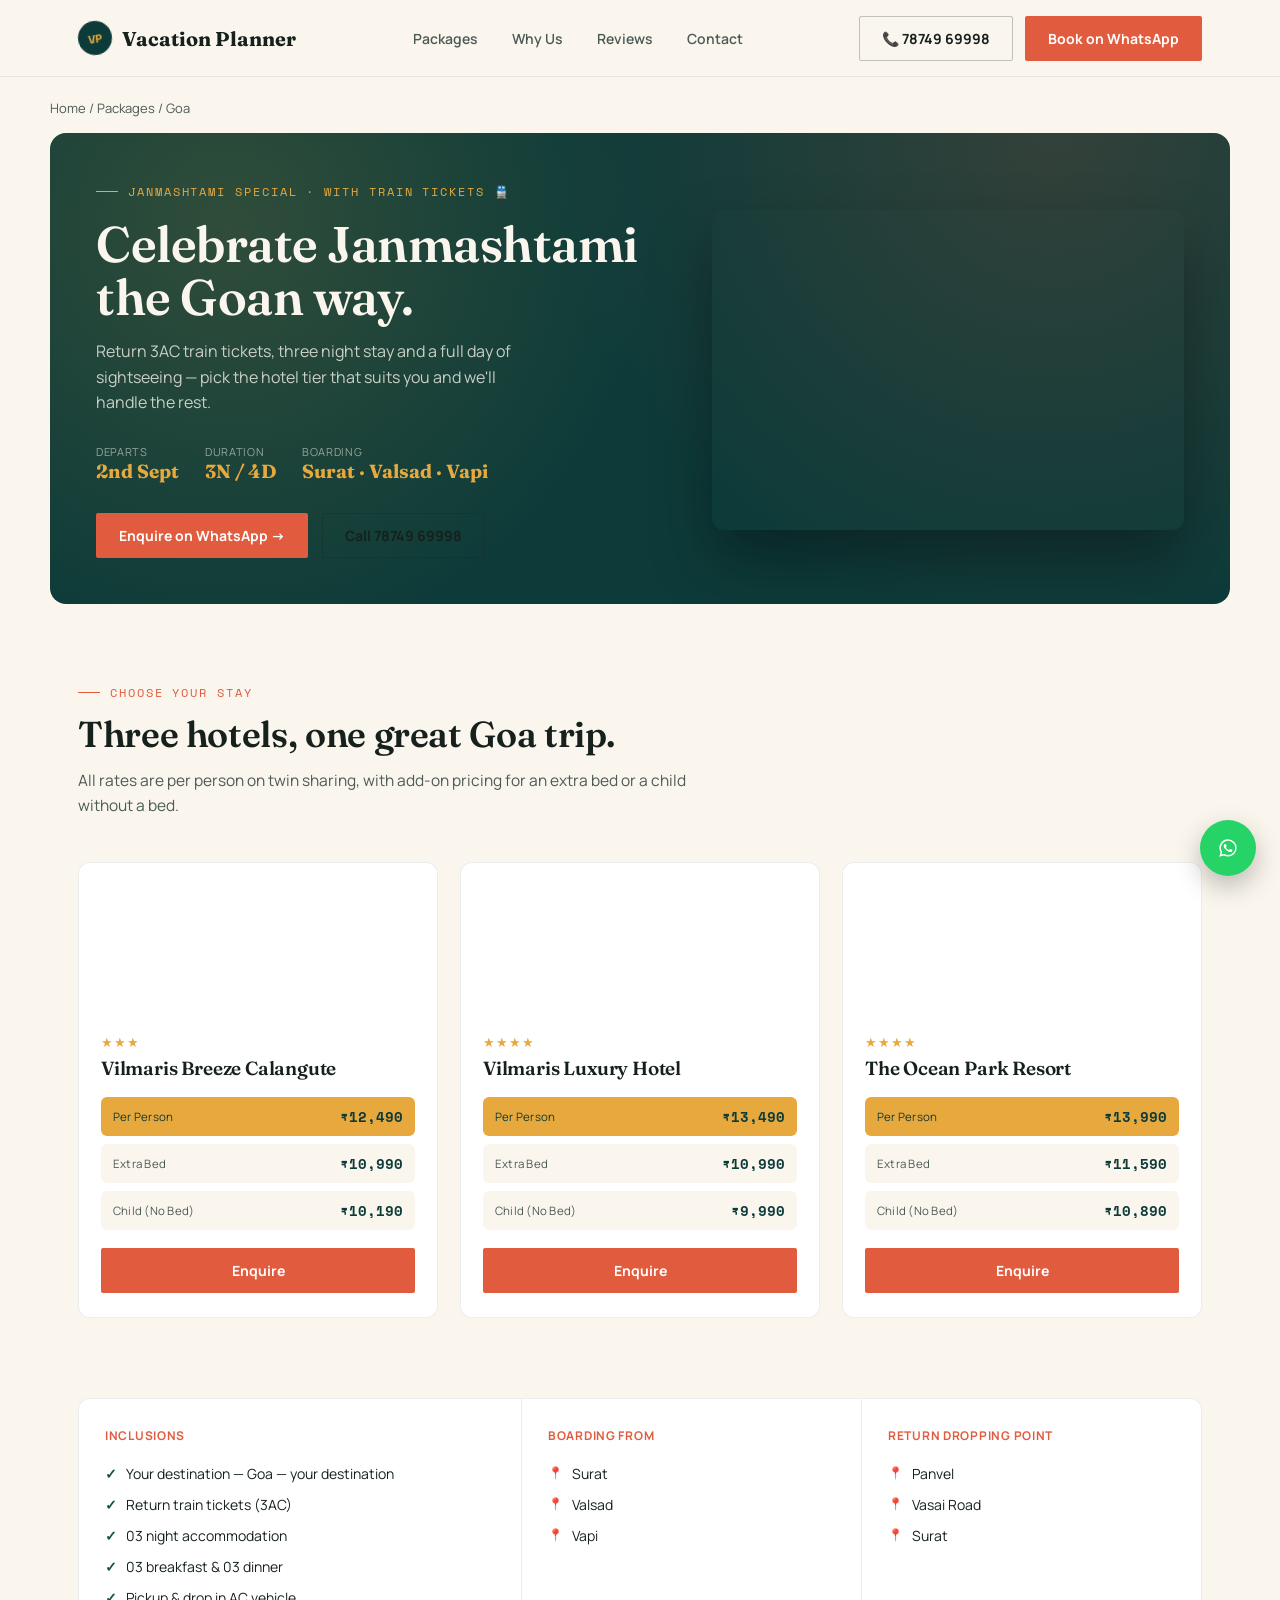
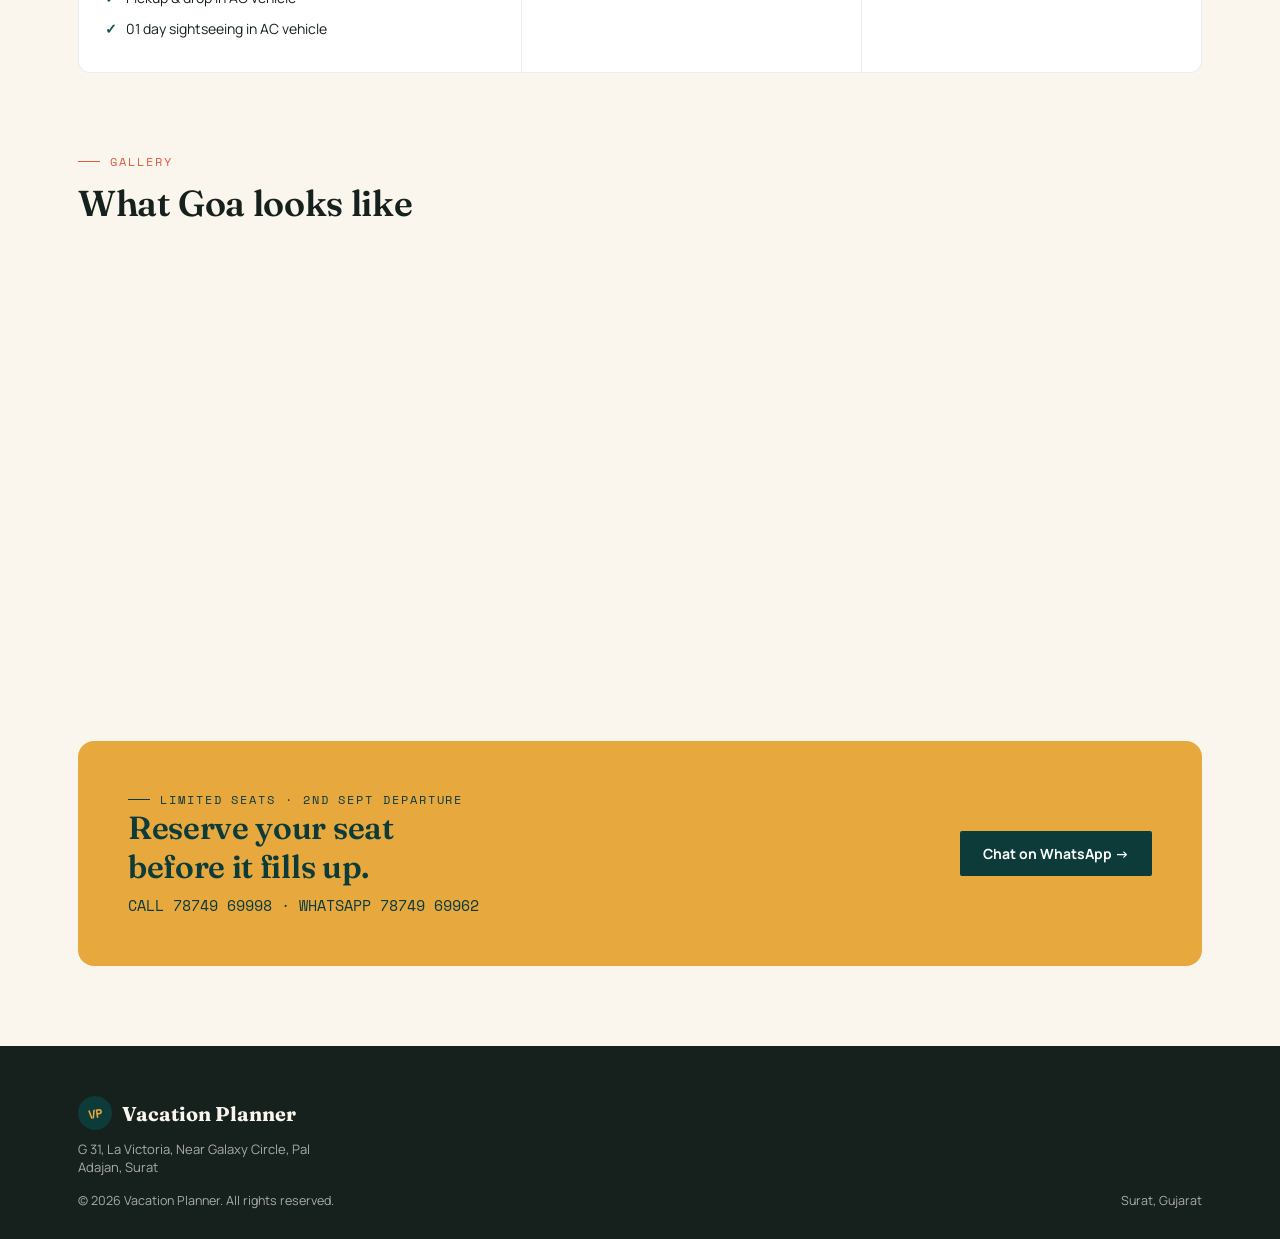
<file: goa.html>
<!DOCTYPE html>
<html lang="en">
<head>
<meta charset="UTF-8">
<meta name="viewport" content="width=device-width, initial-scale=1.0">
<title>Goa Package — Janmashtami Special | Vacation Planner</title>
<link rel="preconnect" href="https://fonts.googleapis.com">
<link rel="preconnect" href="https://fonts.gstatic.com" crossorigin>
<link href="https://fonts.googleapis.com/css2?family=Fraunces:ital,opsz,wght@0,9..144,400;0,9..144,500;0,9..144,600;0,9..144,700;1,9..144,500&family=Manrope:wght@400;500;600;700;800&family=Space+Mono:wght@400;700&display=swap" rel="stylesheet">
<style>
  :root{
    --teal-deep:#0D3B39; --teal-mid:#14514C; --teal-line: rgba(250,246,238,0.18);
    --marigold:#E7A93E; --coral:#E15C3E; --paper:#FAF6EE; --ink:#16211D; --ink-soft:#4B5A54; --cloud:#FFFFFF;
  }
  *{box-sizing:border-box; margin:0; padding:0;}
  html{scroll-behavior:smooth;}
  body{ background:var(--paper); color:var(--ink); font-family:'Manrope', sans-serif; -webkit-font-smoothing:antialiased; overflow-x:hidden; }
  a{color:inherit; text-decoration:none;}
  img{max-width:100%; display:block;}
  .wrap{max-width:1180px; margin:0 auto; padding:0 28px;}
  h1,h2,h3{font-family:'Fraunces', serif; font-weight:600; letter-spacing:-0.01em;}
  .eyebrow{ font-family:'Space Mono', monospace; font-size:12px; letter-spacing:0.16em; text-transform:uppercase; display:flex; align-items:center; gap:10px; }
  .eyebrow::before{ content:""; width:22px; height:1px; background:currentColor; display:inline-block; }
  :focus-visible{ outline: 2px solid var(--coral); outline-offset: 3px; }
  @media (prefers-reduced-motion: reduce){ *{ animation-duration:0.01ms !important; transition-duration:0.01ms !important; scroll-behavior:auto !important; } }

  header{ position:sticky; top:0; z-index:50; background:rgba(250,246,238,0.92); backdrop-filter: blur(8px); border-bottom:1px solid rgba(22,33,29,0.08); }
  .nav{ display:flex; align-items:center; justify-content:space-between; height:76px; }
  .logo{ font-family:'Fraunces', serif; font-weight:700; font-size:20px; display:flex; align-items:center; gap:10px; }
  .logo .mark{ width:34px; height:34px; border-radius:50%; background:var(--teal-deep); color:var(--marigold); display:flex; align-items:center; justify-content:center; font-family:'Space Mono', monospace; font-size:12px; font-weight:700; transform:rotate(-8deg); }
  nav.links{ display:flex; align-items:center; gap:34px; }
  nav.links a{ font-size:14px; font-weight:600; color:var(--ink-soft); }
  nav.links a:hover{ color:var(--ink); }
  .btn{ display:inline-flex; align-items:center; gap:9px; font-weight:700; font-size:14px; padding:12px 22px; border-radius:2px; border:1px solid transparent; cursor:pointer; transition:transform .15s ease, box-shadow .15s ease; }
  .btn-coral{ background:var(--coral); color:var(--cloud); }
  .btn-coral:hover{ transform:translateY(-2px); box-shadow:0 10px 24px rgba(225,92,62,0.35); }
  .btn-ghost{ border-color:rgba(22,33,29,0.25); color:var(--ink); }
  .menu-btn{ display:none; background:none; border:none; font-size:24px; cursor:pointer; }

  .crumb{ padding:22px 0 0; font-size:13px; color:var(--ink-soft); }
  .crumb a:hover{ color:var(--coral); }

  .p-hero{ background:var(--teal-deep); color:var(--paper); position:relative; overflow:hidden; padding:50px 0 0; margin-top:22px; border-radius:16px; max-width:1180px; margin-left:auto; margin-right:auto; }
  .p-hero::before{ content:""; position:absolute; inset:0; background-image: radial-gradient(circle at 15% 20%, rgba(231,169,62,0.16), transparent 40%), radial-gradient(circle at 85% 0%, rgba(225,92,62,0.18), transparent 45%); pointer-events:none; }
  .p-hero-inner{ position:relative; z-index:1; padding:0 46px 46px; display:grid; grid-template-columns:1.1fr 0.9fr; gap:40px; align-items:center; }
  .p-hero .eyebrow{ color:var(--marigold); margin-bottom:18px; }
  .p-hero h1{ font-size:clamp(32px,4.4vw,50px); line-height:1.05; }
  .p-hero p.lede{ margin-top:16px; max-width:42ch; font-size:16px; line-height:1.6; color:rgba(250,246,238,0.78); }
  .quick-facts{ display:flex; gap:26px; margin-top:28px; flex-wrap:wrap; }
  .quick-facts div span{ display:block; font-size:11px; letter-spacing:0.06em; color:rgba(250,246,238,0.55); }
  .quick-facts div b{ font-family:'Fraunces', serif; font-size:19px; color:var(--marigold); }
  .p-hero-actions{ margin-top:30px; display:flex; gap:14px; flex-wrap:wrap; }
  .hero-img{ border-radius:12px; overflow:hidden; height:320px; background-size:cover; background-position:center; box-shadow:0 30px 60px rgba(0,0,0,0.35); }

  section{ padding:80px 0; }
  .section-head{ max-width:640px; margin-bottom:44px; }
  .section-head .eyebrow{ color:var(--coral); margin-bottom:14px; }
  .section-head h2{ font-size:clamp(26px,3.2vw,36px); line-height:1.1; }
  .section-head p{ margin-top:14px; color:var(--ink-soft); font-size:15.5px; line-height:1.6; }

  /* Hotel pricing cards */
  .hotels{ display:grid; grid-template-columns:repeat(3,1fr); gap:22px; }
  .hotel-card{ background:var(--cloud); border:1px solid rgba(22,33,29,0.08); border-radius:12px; overflow:hidden; display:flex; flex-direction:column; transition:transform .2s ease, box-shadow .2s ease; }
  .hotel-card:hover{ transform:translateY(-5px); box-shadow:0 20px 36px rgba(13,59,57,0.12); }
  .hotel-card .h-img{ height:150px; background-size:cover; background-position:center; }
  .hotel-card .h-body{ padding:20px 22px 24px; flex:1; display:flex; flex-direction:column; }
  .hotel-card .stars{ color:var(--marigold); font-size:13px; letter-spacing:1px; }
  .hotel-card h3{ font-size:19px; margin-top:6px; line-height:1.25; }
  .price-grid{ margin-top:16px; display:flex; flex-direction:column; gap:8px; }
  .price-row{ display:flex; justify-content:space-between; align-items:center; background:var(--paper); border-radius:6px; padding:9px 12px; }
  .price-row .lbl{ font-size:11.5px; color:var(--ink-soft); letter-spacing:0.02em; }
  .price-row .amt{ font-family:'Space Mono', monospace; font-weight:700; font-size:14px; color:var(--teal-deep); }
  .price-row.main{ background:var(--marigold); }
  .price-row.main .lbl, .price-row.main .amt{ color:var(--teal-deep); }
  .hotel-card .btn{ margin-top:18px; width:100%; justify-content:center; }

  /* Info band */
  .info-band{ display:grid; grid-template-columns:1.3fr 1fr 1fr; gap:0; border:1px solid rgba(22,33,29,0.08); border-radius:12px; overflow:hidden; background:var(--cloud); }
  .info-col{ padding:28px 26px; border-left:1px solid rgba(22,33,29,0.08); }
  .info-col:first-child{ border-left:none; }
  .info-col h4{ font-size:12px; letter-spacing:0.06em; text-transform:uppercase; color:var(--coral); margin-bottom:14px; }
  .info-col ul{ list-style:none; }
  .info-col li{ font-size:14px; padding:6px 0; display:flex; gap:9px; align-items:flex-start; }
  .info-col li.yes::before{ content:"✓"; color:var(--teal-mid); font-weight:700; }
  .info-col li.pt::before{ content:"📍"; font-size:12px; }

  /* Gallery */
  .gallery{ display:grid; grid-template-columns:repeat(4,1fr); gap:14px; }
  .gallery div{ height:150px; border-radius:8px; background-size:cover; background-position:center; }
  .gallery div:nth-child(1){ grid-column:span 2; grid-row:span 2; height:314px; }

  .cta-band{ background:var(--marigold); color:var(--teal-deep); border-radius:16px; padding:50px; display:flex; align-items:center; justify-content:space-between; gap:30px; flex-wrap:wrap; }
  .cta-band h2{ font-size:clamp(24px,3vw,32px); max-width:16ch; }
  .cta-band .phone{ font-family:'Space Mono', monospace; font-size:15px; margin-top:8px; }
  .cta-band .btn-coral{ background:var(--teal-deep); }

  footer{ background:var(--ink); color:rgba(250,246,238,0.65); padding:50px 0 30px; }
  .foot-bottom{ display:flex; justify-content:space-between; padding-top:16px; font-size:12.5px; flex-wrap:wrap; gap:10px; }
  footer a.logo{ color:var(--paper); }
  footer p.addr{ margin-top:10px; font-size:13px; max-width:34ch; }

  .wa-float{ position:fixed; bottom:24px; right:24px; z-index:60; background:#25D366; color:#fff; width:56px; height:56px; border-radius:50%; display:flex; align-items:center; justify-content:center; box-shadow:0 10px 26px rgba(0,0,0,0.25); }

  @media (max-width: 980px){
    .p-hero-inner{ grid-template-columns:1fr; }
    .hero-img{ height:220px; }
    .hotels{ grid-template-columns:1fr; }
    .info-band{ grid-template-columns:1fr; }
    .info-col{ border-left:none; border-top:1px solid rgba(22,33,29,0.08); }
    .info-col:first-child{ border-top:none; }
    .gallery{ grid-template-columns:repeat(2,1fr); }
    .gallery div:nth-child(1){ grid-column:span 2; height:220px; }
  }
  @media (max-width: 640px){
    nav.links, .nav .btn-ghost{ display:none; }
    .menu-btn{ display:block; }
    .p-hero-inner{ padding:0 22px 30px; }
    section{ padding:56px 0; }
    .cta-band{ padding:34px 24px; }
  }
</style>
</head>
<body>

<header>
  <div class="wrap nav">
    <a href="index.html" class="logo"><span class="mark">VP</span> Vacation Planner</a>
    <nav class="links">
      <a href="index.html#packages">Packages</a>
      <a href="index.html#why">Why Us</a>
      <a href="index.html#reviews">Reviews</a>
      <a href="index.html#contact">Contact</a>
    </nav>
    <div style="display:flex; gap:12px; align-items:center;">
      <a href="tel:+917874969998" class="btn btn-ghost">📞 78749 69998</a>
      <a href="https://wa.me/917874969962" class="btn btn-coral">Book on WhatsApp</a>
    </div>
    <button class="menu-btn" aria-label="Menu">☰</button>
  </div>
</header>

<div class="wrap crumb">
  <a href="index.html">Home</a> / <a href="index.html#packages">Packages</a> / Goa
</div>

<section class="p-hero" style="margin-top:16px;">
  <div class="p-hero-inner">
    <div>
      <div class="eyebrow">Janmashtami Special · With Train Tickets 🚆</div>
      <h1>Celebrate Janmashtami the Goan way.</h1>
      <p class="lede">Return 3AC train tickets, three night stay and a full day of sightseeing — pick the hotel tier that suits you and we'll handle the rest.</p>
      <div class="quick-facts">
        <div><span>DEPARTS</span><b>2nd Sept</b></div>
        <div><span>DURATION</span><b>3N / 4D</b></div>
        <div><span>BOARDING</span><b>Surat · Valsad · Vapi</b></div>
      </div>
      <div class="p-hero-actions">
        <a href="https://wa.me/917874969962" class="btn btn-coral">Enquire on WhatsApp →</a>
        <a href="tel:+917874969998" class="btn btn-ghost">Call 78749 69998</a>
      </div>
    </div>
    <div class="hero-img" style="background-image:url('https://images.unsplash.com/photo-1512343879784-a960bf40e7f2?q=80&w=900&auto=format&fit=crop')"></div>
  </div>
</section>

<section>
  <div class="wrap">
    <div class="section-head">
      <div class="eyebrow">Choose Your Stay</div>
      <h2>Three hotels, one great Goa trip.</h2>
      <p>All rates are per person on twin sharing, with add-on pricing for an extra bed or a child without a bed.</p>
    </div>

    <div class="hotels">
      <div class="hotel-card">
        <div class="h-img" style="background-image:url('https://images.unsplash.com/photo-1571003123894-1f0594d2b5d9?q=80&w=600&auto=format&fit=crop')"></div>
        <div class="h-body">
          <div class="stars">★★★</div>
          <h3>Vilmaris Breeze Calangute</h3>
          <div class="price-grid">
            <div class="price-row main"><span class="lbl">Per Person</span><span class="amt">₹12,490</span></div>
            <div class="price-row"><span class="lbl">Extra Bed</span><span class="amt">₹10,990</span></div>
            <div class="price-row"><span class="lbl">Child (No Bed)</span><span class="amt">₹10,190</span></div>
          </div>
          <a href="https://wa.me/917874969962" class="btn btn-coral">Enquire</a>
        </div>
      </div>

      <div class="hotel-card">
        <div class="h-img" style="background-image:url('https://images.unsplash.com/photo-1582719508461-905c673771fd?q=80&w=600&auto=format&fit=crop')"></div>
        <div class="h-body">
          <div class="stars">★★★★</div>
          <h3>Vilmaris Luxury Hotel</h3>
          <div class="price-grid">
            <div class="price-row main"><span class="lbl">Per Person</span><span class="amt">₹13,490</span></div>
            <div class="price-row"><span class="lbl">Extra Bed</span><span class="amt">₹10,990</span></div>
            <div class="price-row"><span class="lbl">Child (No Bed)</span><span class="amt">₹9,990</span></div>
          </div>
          <a href="https://wa.me/917874969962" class="btn btn-coral">Enquire</a>
        </div>
      </div>

      <div class="hotel-card">
        <div class="h-img" style="background-image:url('https://images.unsplash.com/photo-1520250497591-112f2f40a3f4?q=80&w=600&auto=format&fit=crop')"></div>
        <div class="h-body">
          <div class="stars">★★★★</div>
          <h3>The Ocean Park Resort</h3>
          <div class="price-grid">
            <div class="price-row main"><span class="lbl">Per Person</span><span class="amt">₹13,990</span></div>
            <div class="price-row"><span class="lbl">Extra Bed</span><span class="amt">₹11,590</span></div>
            <div class="price-row"><span class="lbl">Child (No Bed)</span><span class="amt">₹10,890</span></div>
          </div>
          <a href="https://wa.me/917874969962" class="btn btn-coral">Enquire</a>
        </div>
      </div>
    </div>
  </div>
</section>

<section style="padding-top:0;">
  <div class="wrap">
    <div class="info-band">
      <div class="info-col">
        <h4>Inclusions</h4>
        <ul>
          <li class="yes">Your destination — Goa — your destination</li>
          <li class="yes">Return train tickets (3AC)</li>
          <li class="yes">03 night accommodation</li>
          <li class="yes">03 breakfast &amp; 03 dinner</li>
          <li class="yes">Pickup &amp; drop in AC vehicle</li>
          <li class="yes">01 day sightseeing in AC vehicle</li>
        </ul>
      </div>
      <div class="info-col">
        <h4>Boarding From</h4>
        <ul>
          <li class="pt">Surat</li>
          <li class="pt">Valsad</li>
          <li class="pt">Vapi</li>
        </ul>
      </div>
      <div class="info-col">
        <h4>Return Dropping Point</h4>
        <ul>
          <li class="pt">Panvel</li>
          <li class="pt">Vasai Road</li>
          <li class="pt">Surat</li>
        </ul>
      </div>
    </div>
  </div>
</section>

<section style="padding-top:0;">
  <div class="wrap">
    <div class="section-head">
      <div class="eyebrow">Gallery</div>
      <h2>What Goa looks like</h2>
    </div>
    <div class="gallery">
      <div style="background-image:url('https://images.unsplash.com/photo-1512343879784-a960bf40e7f2?q=80&w=700&auto=format&fit=crop')"></div>
      <div style="background-image:url('https://images.unsplash.com/photo-1587922546307-776227941871?q=80&w=500&auto=format&fit=crop')"></div>
      <div style="background-image:url('https://images.unsplash.com/photo-1580889240912-ba7ffce85469?q=80&w=500&auto=format&fit=crop')"></div>
      <div style="background-image:url('https://images.unsplash.com/photo-1544644181-1484b3fdfc62?q=80&w=500&auto=format&fit=crop')"></div>
      <div style="background-image:url('https://images.unsplash.com/photo-1590050752117-238cb0fb12b1?q=80&w=500&auto=format&fit=crop')"></div>
    </div>
  </div>
</section>

<section>
  <div class="wrap">
    <div class="cta-band">
      <div>
        <div class="eyebrow" style="color:var(--teal-deep);">Limited Seats · 2nd Sept Departure</div>
        <h2>Reserve your seat before it fills up.</h2>
        <div class="phone">CALL 78749 69998 · WHATSAPP 78749 69962</div>
      </div>
      <a href="https://wa.me/917874969962" class="btn btn-coral">Chat on WhatsApp →</a>
    </div>
  </div>
</section>

<footer>
  <div class="wrap">
    <a href="index.html" class="logo"><span class="mark">VP</span> Vacation Planner</a>
    <p class="addr">G 31, La Victoria, Near Galaxy Circle, Pal Adajan, Surat</p>
    <div class="foot-bottom">
      <span>© 2026 Vacation Planner. All rights reserved.</span>
      <span>Surat, Gujarat</span>
    </div>
  </div>
</footer>

<a href="https://wa.me/917874969962" class="wa-float" aria-label="Chat on WhatsApp">
  <svg width="26" height="26" viewBox="0 0 24 24" fill="#fff"><path d="M17.6 6.32A7.85 7.85 0 0 0 12.05 4a7.94 7.94 0 0 0-6.9 11.9L4 20l4.2-1.1a7.9 7.9 0 0 0 3.85 1h0a7.94 7.94 0 0 0 7.94-7.94 7.9 7.9 0 0 0-2.4-5.64Zm-5.55 12.2h0a6.6 6.6 0 0 1-3.36-.92l-.24-.14-2.5.65.67-2.43-.16-.25a6.6 6.6 0 1 1 5.6 3.09Zm3.62-4.94c-.2-.1-1.17-.58-1.35-.64s-.32-.1-.45.1-.5.64-.62.78-.23.15-.43.05a5.4 5.4 0 0 1-1.6-.98 6 6 0 0 1-1.1-1.37c-.12-.2 0-.3.09-.4.09-.1.2-.24.3-.36.1-.12.13-.2.2-.34a.37.37 0 0 0 0-.35c0-.1-.45-1.08-.62-1.48-.16-.38-.33-.33-.45-.34h-.38a.74.74 0 0 0-.53.25 2.24 2.24 0 0 0-.7 1.67c0 1 .72 1.94.82 2.08.1.14 1.4 2.15 3.4 3 .47.2.85.32 1.13.42.48.15.9.13 1.25.08.38-.06 1.17-.48 1.33-.94.17-.46.17-.86.12-.94-.05-.08-.18-.13-.37-.23Z"/></svg>
</a>

</body>
</html>
</file>
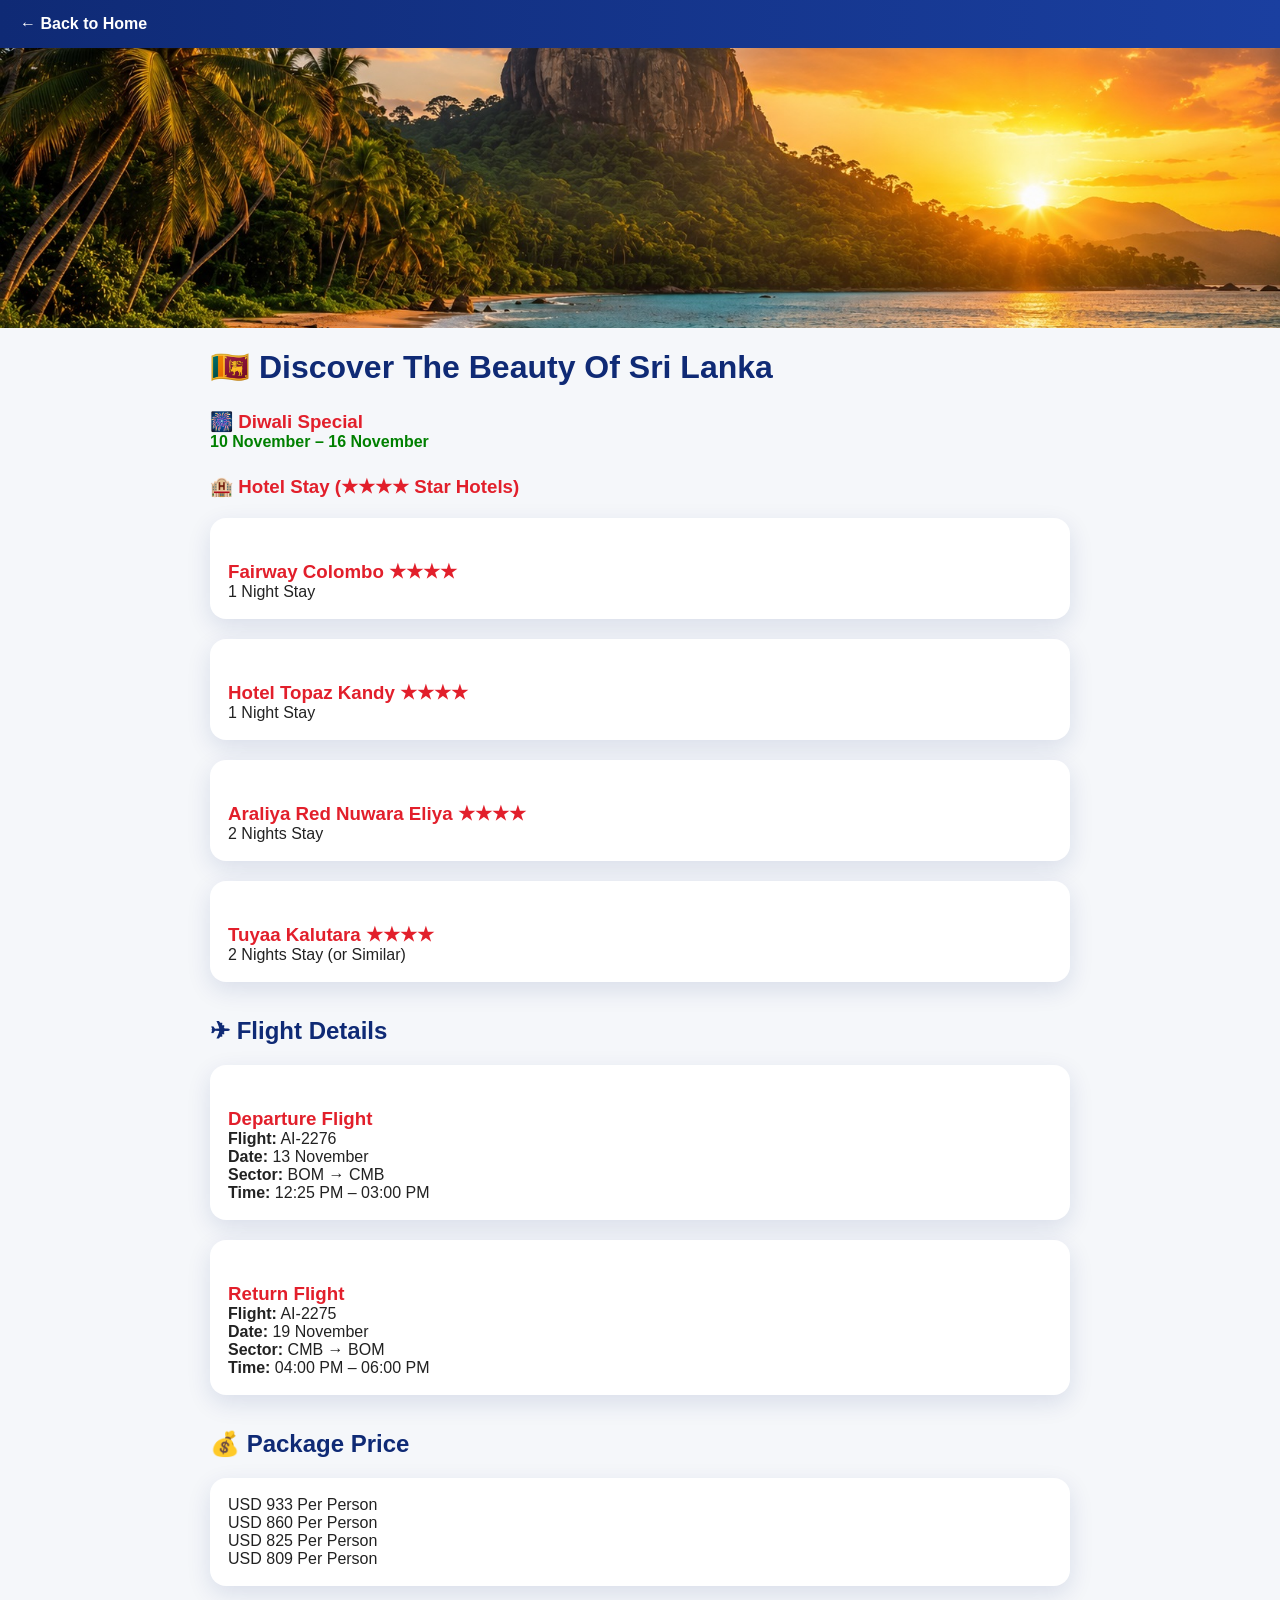
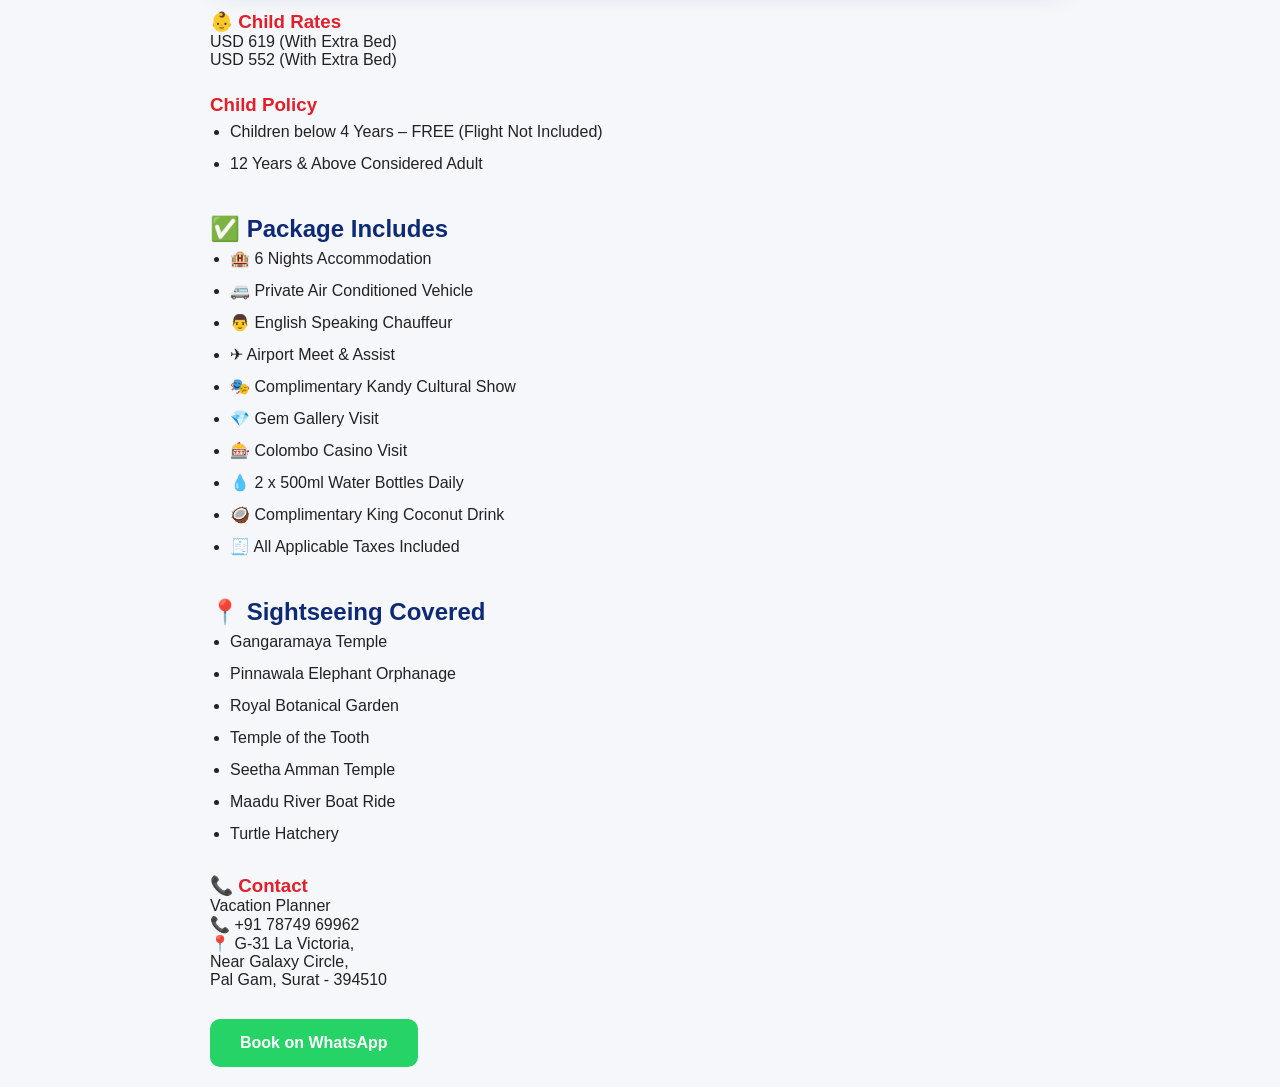
<file: srilanka.html>
<!DOCTYPE html>
<html lang="en">
<head>
<meta charset="UTF-8">
<meta name="viewport" content="width=device-width, initial-scale=1.0">
<title>Sri Lanka Tour Package | Vacation Planner</title>

<link rel="stylesheet" href="css/style.css">
</head>

<body>

<header class="package-header">
    <a href="index.html" class="back-btn">← Back to Home</a>
</header>

<section class="package-hero">
    <img src="images/srilanka.jpg" alt="Sri Lanka Tour">
</section>

<section class="package-content">

<h1>🇱🇰 Discover The Beauty Of Sri Lanka</h1>

<h3>🎆 Diwali Special</h3>

<p style="color:green;font-weight:bold;">
10 November – 16 November
</p>

<h3>🏨 Hotel Stay (★★★★ Star Hotels)</h3>

<div class="hotel-card">
<h3>Fairway Colombo ★★★★</h3>
<p>1 Night Stay</p>
</div>

<div class="hotel-card">
<h3>Hotel Topaz Kandy ★★★★</h3>
<p>1 Night Stay</p>
</div>

<div class="hotel-card">
<h3>Araliya Red Nuwara Eliya ★★★★</h3>
<p>2 Nights Stay</p>
</div>

<div class="hotel-card">
<h3>Tuyaa Kalutara ★★★★</h3>
<p>2 Nights Stay (or Similar)</p>
</div>

<h2>✈ Flight Details</h2>

<div class="hotel-card">

<h3>Departure Flight</h3>

<p><strong>Flight:</strong> AI-2276</p>

<p><strong>Date:</strong> 13 November</p>

<p><strong>Sector:</strong> BOM → CMB</p>

<p><strong>Time:</strong> 12:25 PM – 03:00 PM</p>

</div>

<div class="hotel-card">

<h3>Return Flight</h3>

<p><strong>Flight:</strong> AI-2275</p>

<p><strong>Date:</strong> 19 November</p>

<p><strong>Sector:</strong> CMB → BOM</p>

<p><strong>Time:</strong> 04:00 PM – 06:00 PM</p>

</div>

<h2>💰 Package Price</h2>

<div class="hotel-card">

<p>USD 933 Per Person</p>

<p>USD 860 Per Person</p>

<p>USD 825 Per Person</p>

<p>USD 809 Per Person</p>

</div>

<h3>👶 Child Rates</h3>

<p>USD 619 (With Extra Bed)</p>

<p>USD 552 (With Extra Bed)</p>

<h3>Child Policy</h3>

<ul>

<li>Children below 4 Years – FREE (Flight Not Included)</li>

<li>12 Years & Above Considered Adult</li>

</ul>

<h2>✅ Package Includes</h2>

<ul>

<li>🏨 6 Nights Accommodation</li>

<li>🚐 Private Air Conditioned Vehicle</li>

<li>👨 English Speaking Chauffeur</li>

<li>✈ Airport Meet & Assist</li>

<li>🎭 Complimentary Kandy Cultural Show</li>

<li>💎 Gem Gallery Visit</li>

<li>🎰 Colombo Casino Visit</li>

<li>💧 2 x 500ml Water Bottles Daily</li>

<li>🥥 Complimentary King Coconut Drink</li>

<li>🧾 All Applicable Taxes Included</li>

</ul>

<h2>📍 Sightseeing Covered</h2>

<ul>

<li>Gangaramaya Temple</li>

<li>Pinnawala Elephant Orphanage</li>

<li>Royal Botanical Garden</li>

<li>Temple of the Tooth</li>

<li>Seetha Amman Temple</li>

<li>Maadu River Boat Ride</li>

<li>Turtle Hatchery</li>

</ul>

<h3>📞 Contact</h3>

<p>Vacation Planner</p>

<p>📞 +91 78749 69962</p>

<p>

📍 G-31 La Victoria,<br>

Near Galaxy Circle,<br>

Pal Gam, Surat - 394510

</p>

<a href="https://wa.me/917874969962" class="book-btn">

Book on WhatsApp

</a>

</section>

</body>
</html>
</file>
<file: css/style.css>
:root{
  --brand-blue:#1a3fa0;
  --brand-blue-dark:#0f2a75;
  --brand-red:#e21f2b;
  --brand-red-dark:#b8151f;
  --ink:#1a1a2e;
  --bg:#f5f7fa;
}
*{
margin:0;
padding:0;
box-sizing:border-box;
font-family:'Poppins',sans-serif;
}
body{
background:var(--bg);
color:#222;
}
nav{
display:flex;
justify-content:space-between;
align-items:center;
padding:14px 8%;
background:linear-gradient(90deg, var(--brand-blue-dark), var(--brand-blue));
position:sticky;
top:0;
z-index:1000;
box-shadow:0 4px 18px rgba(15,42,117,.18);
}
.logo{
font-size:24px;
font-weight:700;
color:#fff;
display:flex;
align-items:center;
gap:10px;
}
.logo img{
height:44px;
width:auto;
display:block;
}
nav ul{
display:flex;
list-style:none;
gap:25px;
}
nav ul li a{
color:#fff;
text-decoration:none;
font-weight:500;
transition:.2s;
}
nav ul li a:hover{
color:#ffd2d5;
}
.hero{
    position:relative;
    width:100%;
    height:100vh;
    overflow:hidden;
}
.hero .swiper{
    width:100%;
    height:100%;
}
.hero .swiper-slide img{
    width:100%;
    height:100%;
    object-fit:cover;
}
.overlay{
    position:absolute;
    top:0;
    left:0;
    width:100%;
    height:100%;
    background:linear-gradient(180deg, rgba(15,42,117,.55), rgba(15,42,117,.65));
    z-index:5;
}
.hero-content{
    position:absolute;
    top:50%;
    left:50%;
    transform:translate(-50%,-50%);
    z-index:10;
    color:#fff;
    text-align:center;
    width:90%;
}
.hero-content h1{
    font-size:60px;
    margin-bottom:15px;
}
.hero-content p{
    font-size:22px;
    margin-bottom:25px;
}
.swiper-pagination-bullet{
    background:white !important;
}
.overlay{
position:absolute;
inset:0;
}
.hero-content{
position:relative;
color:#fff;
z-index:2;
}
.hero h1{
font-size:55px;
margin-bottom:15px;
}
.hero p{
font-size:22px;
margin-bottom:30px;
}
.btn{
display:inline-block;
padding:14px 35px;
background:var(--brand-red);
color:#fff;
border-radius:40px;
text-decoration:none;
font-weight:600;
transition:.3s;
}
.btn:hover{
background:var(--brand-red-dark);
}
.packages{
padding:80px 8%;
text-align:center;
}
.packages h2{
color:var(--brand-blue-dark);
}
.cards{
display:grid;
grid-template-columns:repeat(auto-fit,minmax(250px,1fr));
gap:25px;
margin-top:40px;
}
.card{
background:#fff;
border-radius:15px;
overflow:hidden;
box-shadow:0 10px 30px rgba(15,42,117,.10);
transition:.3s;
}
.card:hover{
transform:translateY(-6px);
box-shadow:0 16px 36px rgba(15,42,117,.18);
}
.card img{
width:100%;
height:220px;
object-fit:cover;
}
.card h3{
margin:15px 0;
color:var(--brand-blue-dark);
}
.card p{
margin-bottom:20px;
}
.why{
padding:80px 8%;
background:#eef3ff;
text-align:center;
}
.why h2{
color:var(--brand-blue-dark);
}
.features{
display:grid;
grid-template-columns:repeat(auto-fit,minmax(200px,1fr));
gap:25px;
margin-top:35px;
}
.features div{
background:#fff;
padding:30px;
border-radius:15px;
box-shadow:0 6px 20px rgba(15,42,117,.08);
}
.features div h3{
color:var(--brand-red);
margin-bottom:10px;
}
.contact{
padding:80px 8%;
text-align:center;
}
.contact h2{
color:var(--brand-blue-dark);
}
footer{
background:linear-gradient(90deg, var(--brand-blue-dark), var(--brand-blue));
color:#fff;
padding:20px;
text-align:center;
}
@media(max-width:768px){
nav{
flex-direction:column;
}
nav ul{
flex-wrap:wrap;
justify-content:center;
margin-top:15px;
}
.hero h1{
font-size:34px;
}
.hero p{
font-size:18px;
}
}
/* ===== Package Details Page ===== */
.package-header{
padding:15px 20px;
background:linear-gradient(90deg, var(--brand-blue-dark), var(--brand-blue));
}
.back-btn{
color:#fff;
text-decoration:none;
font-size:16px;
font-weight:bold;
}
.package-hero img{
width:100%;
height:280px;
object-fit:cover;
display:block;
}
.package-content{
max-width:900px;
margin:auto;
padding:20px;
}
.package-content h1{
font-size:32px;
margin-bottom:10px;
color:var(--brand-blue-dark);
}
.package-content h2{
margin-top:35px;
color:var(--brand-blue-dark);
}
.package-content h3{
margin-top:25px;
color:var(--brand-red);
}
.package-content ul{
padding-left:20px;
line-height:2;
}
.hotel-card{
background:#ffffff;
padding:18px;
margin-top:20px;
border-radius:16px;
box-shadow:0 8px 25px rgba(15,42,117,.12);
transition:.3s;
}
.hotel-card:hover{
transform:translateY(-6px);
}
.book-btn{
display:inline-block;
margin-top:30px;
padding:15px 30px;
background:#25D366;
color:white;
text-decoration:none;
font-weight:bold;
border-radius:10px;
}
.card-link{
    text-decoration:none;
    color:inherit;
    display:block;
}
.card{
    text-decoration: none;
    color: inherit;
    display: block;
}
.card h3,
.card p{
    color: #000;
    text-decoration: none;
}
.card:hover{
    text-decoration: none;
}
</file>
